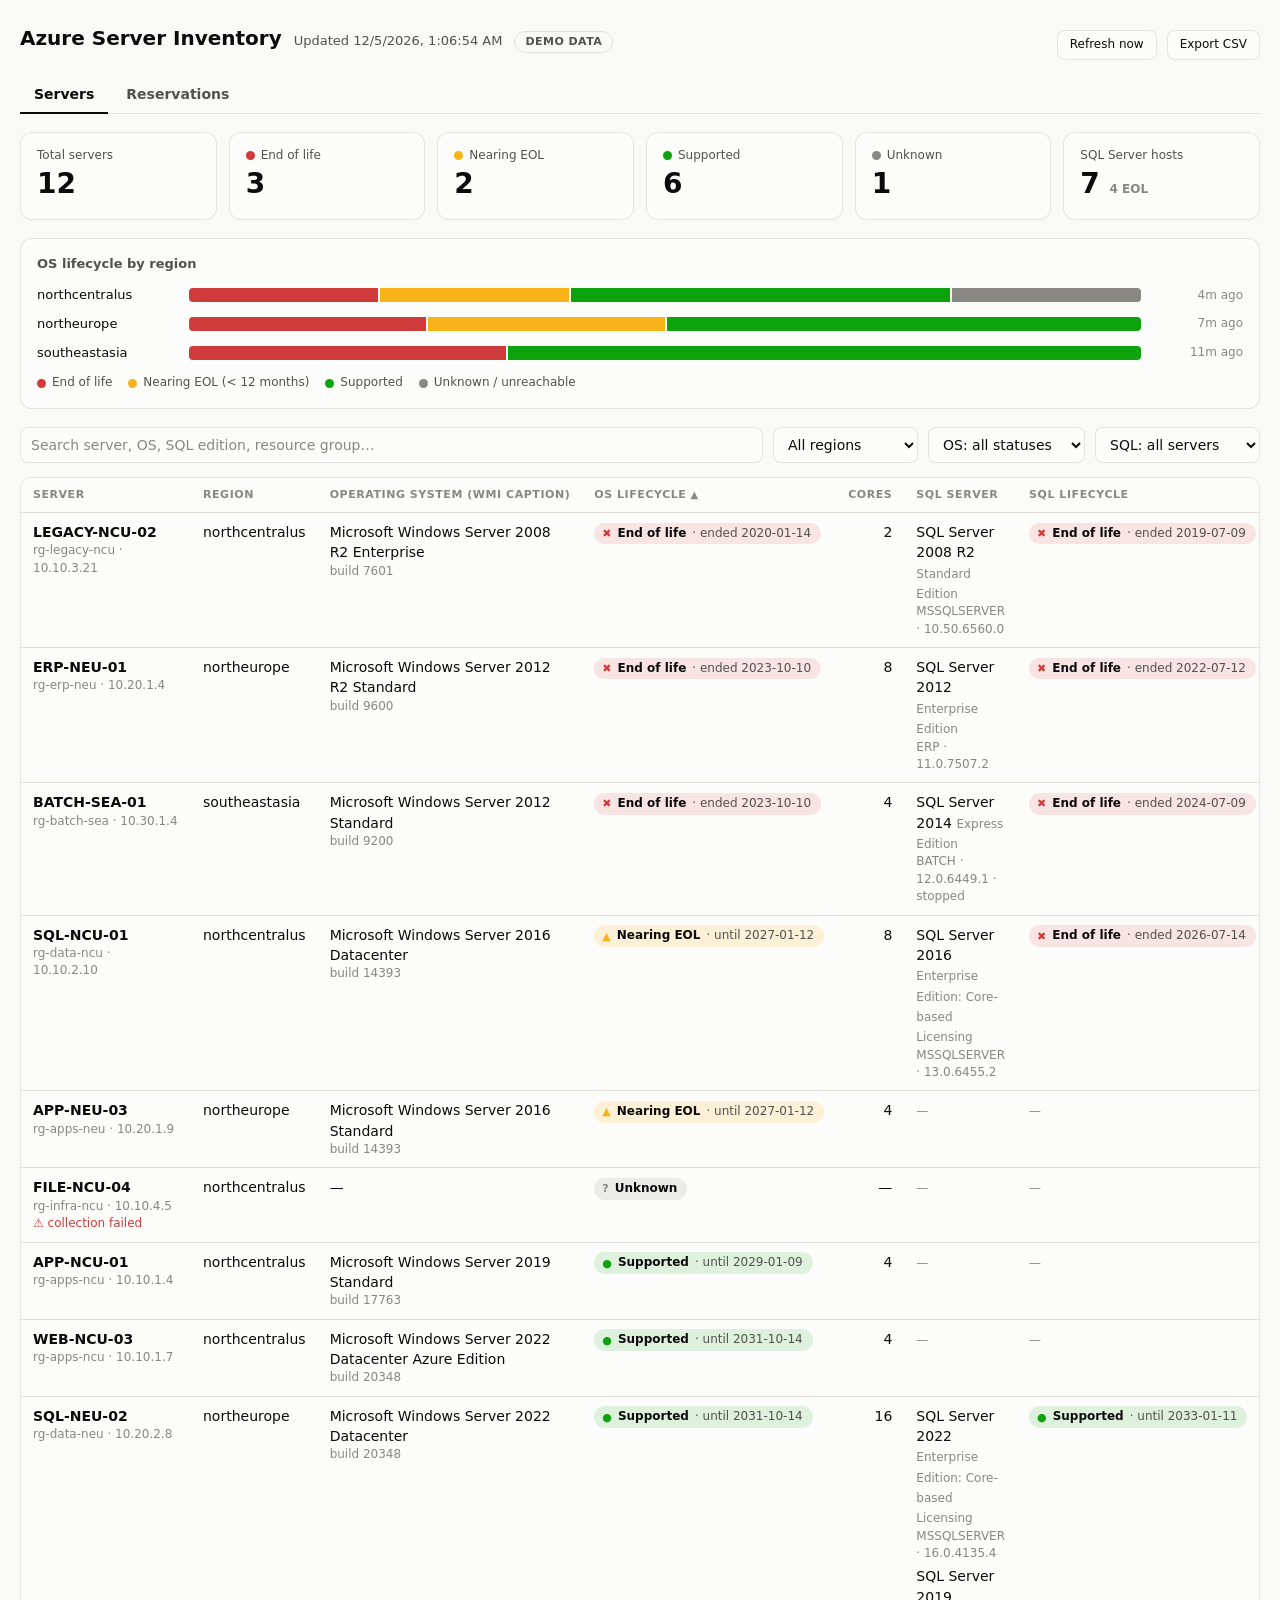
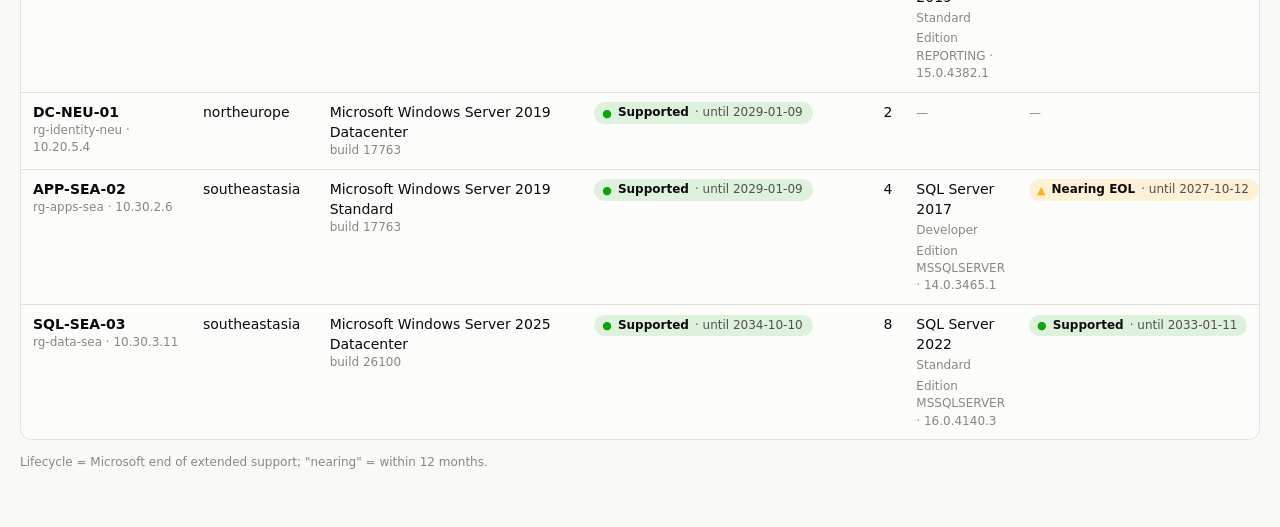
<file: dashboard/index.html>
<!DOCTYPE html>
<html lang="en">
<head>
  <meta charset="utf-8">
  <meta name="viewport" content="width=device-width, initial-scale=1">
  <title>Azure Server Inventory — OS &amp; SQL Lifecycle</title>
  <link rel="stylesheet" href="styles.css">
</head>
<body>
  <div class="wrap">
    <header>
      <h1>Azure Server Inventory</h1>
      <span class="meta" id="generatedAt"></span>
      <span class="badge-demo" id="demoBadge" hidden>Demo data</span>
      <div class="refresh" id="serversToolbar">
        <span id="countdown"></span>
        <button id="refreshBtn" type="button">Refresh now</button>
        <button id="exportBtn" type="button">Export CSV</button>
      </div>
    </header>

    <nav class="tabs" role="tablist" aria-label="Views">
      <button class="tab-btn active" type="button" role="tab" id="tabbtn-servers"
              data-tab="servers" aria-controls="tab-servers" aria-selected="true">Servers</button>
      <button class="tab-btn" type="button" role="tab" id="tabbtn-reservations"
              data-tab="reservations" aria-controls="tab-reservations" aria-selected="false">Reservations</button>
    </nav>

    <!-- ================================================== Servers ====== -->
    <div id="tab-servers" role="tabpanel" aria-labelledby="tabbtn-servers">
      <div class="tiles" id="tiles"></div>

      <section class="panel">
        <h2>OS lifecycle by region</h2>
        <div id="regionBars"></div>
        <div class="legend">
          <span><span class="dot eol"></span>End of life</span>
          <span><span class="dot nearing"></span>Nearing EOL (&lt; 12 months)</span>
          <span><span class="dot supported"></span>Supported</span>
          <span><span class="dot unknown"></span>Unknown / unreachable</span>
        </div>
      </section>

      <div class="filters">
        <input id="search" type="search" placeholder="Search server, OS, SQL edition, resource group…">
        <select id="regionFilter"><option value="">All regions</option></select>
        <select id="osFilter">
          <option value="">OS: all statuses</option>
          <option value="eol">OS: end of life</option>
          <option value="nearing">OS: nearing EOL</option>
          <option value="supported">OS: supported</option>
          <option value="unknown">OS: unknown</option>
        </select>
        <select id="sqlFilter">
          <option value="">SQL: all servers</option>
          <option value="any">Has SQL Server</option>
          <option value="none">No SQL Server</option>
          <option value="eol">SQL: end of life</option>
          <option value="nearing">SQL: nearing EOL</option>
          <option value="supported">SQL: compliant</option>
        </select>
      </div>

      <div class="table-wrap">
        <table>
          <thead>
            <tr id="headerRow">
              <th data-sort="name">Server</th>
              <th data-sort="region">Region</th>
              <th data-sort="osCaption">Operating system (WMI caption)</th>
              <th data-sort="osStatus">OS lifecycle</th>
              <th data-sort="cores" class="num">Cores</th>
              <th data-sort="sqlSummary">SQL Server</th>
              <th data-sort="sqlStatus">SQL lifecycle</th>
            </tr>
          </thead>
          <tbody id="rows"></tbody>
        </table>
        <div class="empty" id="empty" hidden>No servers match the current filters.</div>
      </div>

      <footer>
        <span>Lifecycle = Microsoft end of extended support; "nearing" = within <span id="nearingMonths"></span> months.</span>
        <span id="regionFreshness"></span>
      </footer>
    </div>

    <!-- ============================================= Reservations ====== -->
    <div id="tab-reservations" role="tabpanel" aria-labelledby="tabbtn-reservations" hidden>
      <div class="tab-head">
        <span class="meta" id="resGeneratedAt">Loading reservations…</span>
        <div class="refresh">
          <button id="resRefreshBtn" type="button">Refresh now</button>
          <button id="resExportBtn" type="button">Export CSV</button>
        </div>
      </div>

      <div id="resWarnings"></div>

      <div class="tiles" id="resTiles"></div>

      <section class="panel">
        <h2>Monthly saving by reservation</h2>
        <p class="panel-note">
          Bar length is the pay-as-you-go cost of the same capacity, so longer means
          more spend at stake. The filled part is what the reservation saves you;
          its color is whether you are actually <em>realizing</em> that saving at
          current utilization.
        </p>
        <div id="resBars"></div>
        <div class="legend">
          <span><span class="dot supported"></span>Fully used — saving realized</span>
          <span><span class="dot nearing"></span>Under-used — saving partly lost</span>
          <span><span class="dot eol"></span>Losing money — costs more than the usage it covers</span>
          <span><span class="dot unknown"></span>Utilization unknown</span>
        </div>
      </section>

      <div class="filters">
        <input id="resSearch" type="search" placeholder="Search reservation, SKU, region, order id…">
        <select id="resRegionFilter"><option value="">All regions</option></select>
        <select id="resTypeFilter"><option value="">All resource types</option></select>
        <select id="resHealthFilter">
          <option value="">All reservations</option>
          <option value="good">Realizing the saving</option>
          <option value="nearing">Under-used (&lt; 90%)</option>
          <option value="eol">Losing money</option>
          <option value="expiring">Expiring within 3 months</option>
        </select>
      </div>

      <div class="table-wrap">
        <table>
          <thead>
            <tr id="resHeaderRow">
              <th data-sort="name">Reservation</th>
              <th data-sort="region">Region</th>
              <th data-sort="quantity" class="num">Qty</th>
              <th data-sort="term">Term</th>
              <th data-sort="monthlyCost" class="num">Cost / month</th>
              <th data-sort="payGoMonthlyCost" class="num">Pay-as-you-go</th>
              <th data-sort="monthlySaving" class="num">Saving / month</th>
              <th data-sort="utilizationPercent">Utilization</th>
              <th data-sort="monthsRemaining" class="num">Months left</th>
              <th data-sort="costSource">Cost source</th>
            </tr>
          </thead>
          <tbody id="resRows"></tbody>
        </table>
        <div class="empty" id="resEmpty" hidden>No reservations match the current filters.</div>
      </div>

      <footer>
        <span>
          Savings compare the reservation against public pay-as-you-go rates for the
          same SKU (base compute rate — a reservation never discounts a Windows or
          SQL licence). "Realized" scales that by actual utilization.
        </span>
        <span id="resCostMonth"></span>
      </footer>
    </div>
  </div>

  <script src="config.js"></script>
  <script src="lifecycle.js"></script>
  <script src="sample-data.js"></script>
  <script src="app.js"></script>
  <script src="reservations.js"></script>
</body>
</html>
</file>
<file: dashboard/styles.css>
/* Azure Server Inventory dashboard styles.
   Design tokens defined once per color scheme; components reference roles. */

:root {
  --page:           #f9f9f7;
  --surface:        #fcfcfb;
  --ink:            #0b0b0b;
  --ink-secondary:  #52514e;
  --ink-muted:      #898781;
  --hairline:       #e1e0d9;
  --border:         rgba(11, 11, 11, 0.10);

  /* Status palette (fixed - never reused for anything but state) */
  --status-eol:        #d03b3b;
  --status-nearing:    #fab219;
  --status-supported:  #0ca30c;
  --status-unknown:    #898781;

  --status-eol-tint:       rgba(208, 59, 59, 0.12);
  --status-nearing-tint:   rgba(250, 178, 25, 0.16);
  --status-supported-tint: rgba(12, 163, 12, 0.12);
  --status-unknown-tint:   rgba(137, 135, 129, 0.14);
}

@media (prefers-color-scheme: dark) {
  :root {
    --page:          #0d0d0d;
    --surface:       #1a1a19;
    --ink:           #ffffff;
    --ink-secondary: #c3c2b7;
    --ink-muted:     #898781;
    --hairline:      #2c2c2a;
    --border:        rgba(255, 255, 255, 0.10);
  }
}

* { box-sizing: border-box; }

body {
  margin: 0;
  background: var(--page);
  color: var(--ink);
  font-family: system-ui, -apple-system, "Segoe UI", sans-serif;
  font-size: 14px;
  line-height: 1.45;
}

.wrap { max-width: 1280px; margin: 0 auto; padding: 24px 20px 56px; }

/* ---------- Header ---------- */
header { display: flex; flex-wrap: wrap; align-items: baseline; gap: 12px; margin-bottom: 4px; }
header h1 { font-size: 20px; font-weight: 650; margin: 0; }
.meta { color: var(--ink-secondary); font-size: 13px; }
.badge-demo {
  font-size: 11px; font-weight: 600; letter-spacing: 0.04em; text-transform: uppercase;
  border: 1px solid var(--border); border-radius: 999px; padding: 2px 10px;
  color: var(--ink-secondary);
}
.refresh { margin-left: auto; color: var(--ink-muted); font-size: 12px; display: flex; gap: 10px; align-items: center; }
.refresh button {
  background: var(--surface); color: var(--ink); border: 1px solid var(--border);
  border-radius: 8px; padding: 5px 12px; font: inherit; cursor: pointer;
}
.refresh button:hover { border-color: var(--ink-muted); }

/* ---------- Stat tiles ---------- */
.tiles { display: grid; grid-template-columns: repeat(auto-fit, minmax(150px, 1fr)); gap: 12px; margin: 18px 0; }
.tile {
  background: var(--surface); border: 1px solid var(--border); border-radius: 12px;
  padding: 14px 16px; cursor: pointer; text-align: left; font: inherit; color: inherit;
}
.tile:hover { border-color: var(--ink-muted); }
.tile.active { outline: 2px solid var(--ink); outline-offset: -1px; }
.tile .label { color: var(--ink-secondary); font-size: 12px; display: flex; align-items: center; gap: 6px; }
.tile .value { font-size: 28px; font-weight: 650; margin-top: 2px; }
.dot { width: 9px; height: 9px; border-radius: 50%; display: inline-block; flex: none; }
.dot.eol       { background: var(--status-eol); }
.dot.nearing   { background: var(--status-nearing); }
.dot.supported { background: var(--status-supported); }
.dot.unknown   { background: var(--status-unknown); }

/* ---------- Region breakdown ---------- */
.panel {
  background: var(--surface); border: 1px solid var(--border); border-radius: 12px;
  padding: 16px; margin-bottom: 18px;
}
.panel h2 { font-size: 13px; font-weight: 600; color: var(--ink-secondary); margin: 0 0 12px; }
.region-row { display: grid; grid-template-columns: 140px 1fr 90px; gap: 12px; align-items: center; margin-bottom: 10px; }
.region-row:last-child { margin-bottom: 0; }
.region-name { font-size: 13px; color: var(--ink); overflow: hidden; text-overflow: ellipsis; white-space: nowrap; }
.region-age { font-size: 12px; color: var(--ink-muted); text-align: right; font-variant-numeric: tabular-nums; }
.bar { display: flex; height: 14px; border-radius: 4px; overflow: hidden; gap: 2px; background: transparent; }
.bar .seg { min-width: 3px; }
.bar .seg.eol       { background: var(--status-eol); }
.bar .seg.nearing   { background: var(--status-nearing); }
.bar .seg.supported { background: var(--status-supported); }
.bar .seg.unknown   { background: var(--status-unknown); }
.legend { display: flex; gap: 16px; margin-top: 12px; font-size: 12px; color: var(--ink-secondary); flex-wrap: wrap; }
.legend span { display: inline-flex; align-items: center; gap: 6px; }

/* ---------- Filters ---------- */
.filters { display: flex; gap: 10px; flex-wrap: wrap; margin-bottom: 14px; }
.filters input, .filters select {
  background: var(--surface); color: var(--ink); border: 1px solid var(--border);
  border-radius: 8px; padding: 7px 10px; font: inherit;
}
.filters input { flex: 1 1 220px; min-width: 180px; }
.filters input::placeholder { color: var(--ink-muted); }

/* ---------- Table ---------- */
.table-wrap { overflow-x: auto; background: var(--surface); border: 1px solid var(--border); border-radius: 12px; }
table { border-collapse: collapse; width: 100%; min-width: 960px; }
th, td { text-align: left; padding: 9px 12px; border-bottom: 1px solid var(--hairline); vertical-align: top; }
tbody tr:last-child td { border-bottom: none; }
th {
  font-size: 11px; font-weight: 600; letter-spacing: 0.05em; text-transform: uppercase;
  color: var(--ink-muted); cursor: pointer; user-select: none; white-space: nowrap;
  position: sticky; top: 0; background: var(--surface);
}
th .arrow { font-size: 10px; }
tbody tr:hover td { background: color-mix(in srgb, var(--ink) 4%, transparent); }
td.num { font-variant-numeric: tabular-nums; text-align: right; }
th.num { text-align: right; }
.server-name { font-weight: 600; white-space: nowrap; }
td:first-child { min-width: 170px; }
.sub { color: var(--ink-muted); font-size: 12px; }
.error-note { color: var(--status-eol); font-size: 12px; }

/* Status pill: icon + label + color, never color alone */
.pill {
  display: inline-flex; align-items: center; gap: 6px;
  border-radius: 999px; padding: 2px 10px 2px 8px;
  font-size: 12px; font-weight: 600; color: var(--ink); white-space: nowrap;
}
.pill .icon { font-size: 11px; line-height: 1; }
.pill.eol       { background: var(--status-eol-tint); }
.pill.eol .icon { color: var(--status-eol); }
.pill.nearing       { background: var(--status-nearing-tint); }
.pill.nearing .icon { color: var(--status-nearing); }
.pill.supported       { background: var(--status-supported-tint); }
.pill.supported .icon { color: var(--status-supported); }
.pill.unknown       { background: var(--status-unknown-tint); }
.pill.unknown .icon { color: var(--status-unknown); }
.pill .until { font-weight: 400; color: var(--ink-secondary); }

.sql-instance { margin-bottom: 4px; }
.sql-instance:last-child { margin-bottom: 0; }

.empty { padding: 32px; text-align: center; color: var(--ink-muted); }

footer { margin-top: 14px; color: var(--ink-muted); font-size: 12px; display: flex; gap: 16px; flex-wrap: wrap; }
footer a { color: inherit; }

/* ---------- Tabs ---------- */
.tabs { display: flex; gap: 4px; margin: 16px 0 4px; border-bottom: 1px solid var(--hairline); }
.tab-btn {
  background: none; border: none; border-bottom: 2px solid transparent;
  color: var(--ink-secondary); font: inherit; font-weight: 550;
  padding: 8px 14px; margin-bottom: -1px; cursor: pointer;
}
.tab-btn:hover { color: var(--ink); }
.tab-btn.active { color: var(--ink); border-bottom-color: var(--ink); }
.tab-head { display: flex; align-items: baseline; gap: 12px; margin-top: 16px; }
.tab-head .refresh { margin-left: auto; }

/* ---------- Reservations ---------- */
.tile.static { cursor: default; }
.tile.static:hover { border-color: var(--border); }
/* Proportional figures for display-size values; tabular is for table columns. */
.tile .value.money { font-variant-numeric: proportional-nums; font-size: 24px; }
.tile-sub { display: block; color: var(--ink-muted); font-size: 12px; margin-top: 2px; }

.panel-note { color: var(--ink-secondary); font-size: 12px; margin: -4px 0 14px; max-width: 76ch; }

.res-row { display: grid; grid-template-columns: 180px 1fr 96px; gap: 12px; align-items: center; margin-bottom: 10px; }
.res-row:last-child { margin-bottom: 0; }
.res-name { font-size: 13px; overflow: hidden; text-overflow: ellipsis; white-space: nowrap; }
.res-figure { font-size: 13px; text-align: right; font-variant-numeric: tabular-nums; color: var(--ink-secondary); }

/* Meter: fill carries state, the track is a lighter step of the same ramp, so
   the state reads across the whole bar. Data-end rounded, baseline square. */
.meter { display: flex; }
.meter-track {
  height: 14px; border-radius: 0 4px 4px 0;
  background: var(--status-unknown-tint); min-width: 3px;
}
.meter-fill { height: 100%; border-radius: 0 4px 4px 0; }
.meter-fill:not([style*=":0%"]) { min-width: 3px; }
.meter-fill.good    { background: var(--status-supported); }
.meter-fill.nearing { background: var(--status-nearing); }
.meter-fill.eol     { background: var(--status-eol); }
.meter-fill.unknown { background: var(--status-unknown); }
.meter-track:has(.meter-fill.good)    { background: var(--status-supported-tint); }
.meter-track:has(.meter-fill.nearing) { background: var(--status-nearing-tint); }
.meter-track:has(.meter-fill.eol)     { background: var(--status-eol-tint); }
.meter.small { width: 64px; }
.meter.small .meter-track, .meter.small .meter-fill { height: 8px; border-radius: 0 3px 3px 0; }

.util { display: flex; align-items: center; gap: 8px; }
.util-value { font-size: 12px; font-variant-numeric: tabular-nums; color: var(--ink-secondary); }
.health-icon.good    { color: var(--status-supported); }
.health-icon.nearing { color: var(--status-nearing); }
.health-icon.eol     { color: var(--status-eol); }
.health-icon.unknown { color: var(--status-unknown); }

td.num.positive { color: var(--ink); }
td.num.negative { color: var(--status-eol); }
.source-tag {
  font-size: 11px; color: var(--ink-secondary); border: 1px solid var(--border);
  border-radius: 999px; padding: 1px 8px; white-space: nowrap;
}
/* Status color rides the glyph, never the words: the amber step is 1.79:1 on
   the light surface and unreadable as text. */
.note-flag { color: var(--ink-secondary); font-size: 12px; max-width: 34ch; }
.note-flag::before { content: "\26A0"; color: var(--status-nearing); margin-right: 4px; }
.omission { margin-top: 12px; max-width: 76ch; }

.banner {
  background: var(--status-nearing-tint); border: 1px solid var(--border);
  border-radius: 10px; padding: 10px 14px; margin: 16px 0 0; font-size: 13px;
}
</file>
